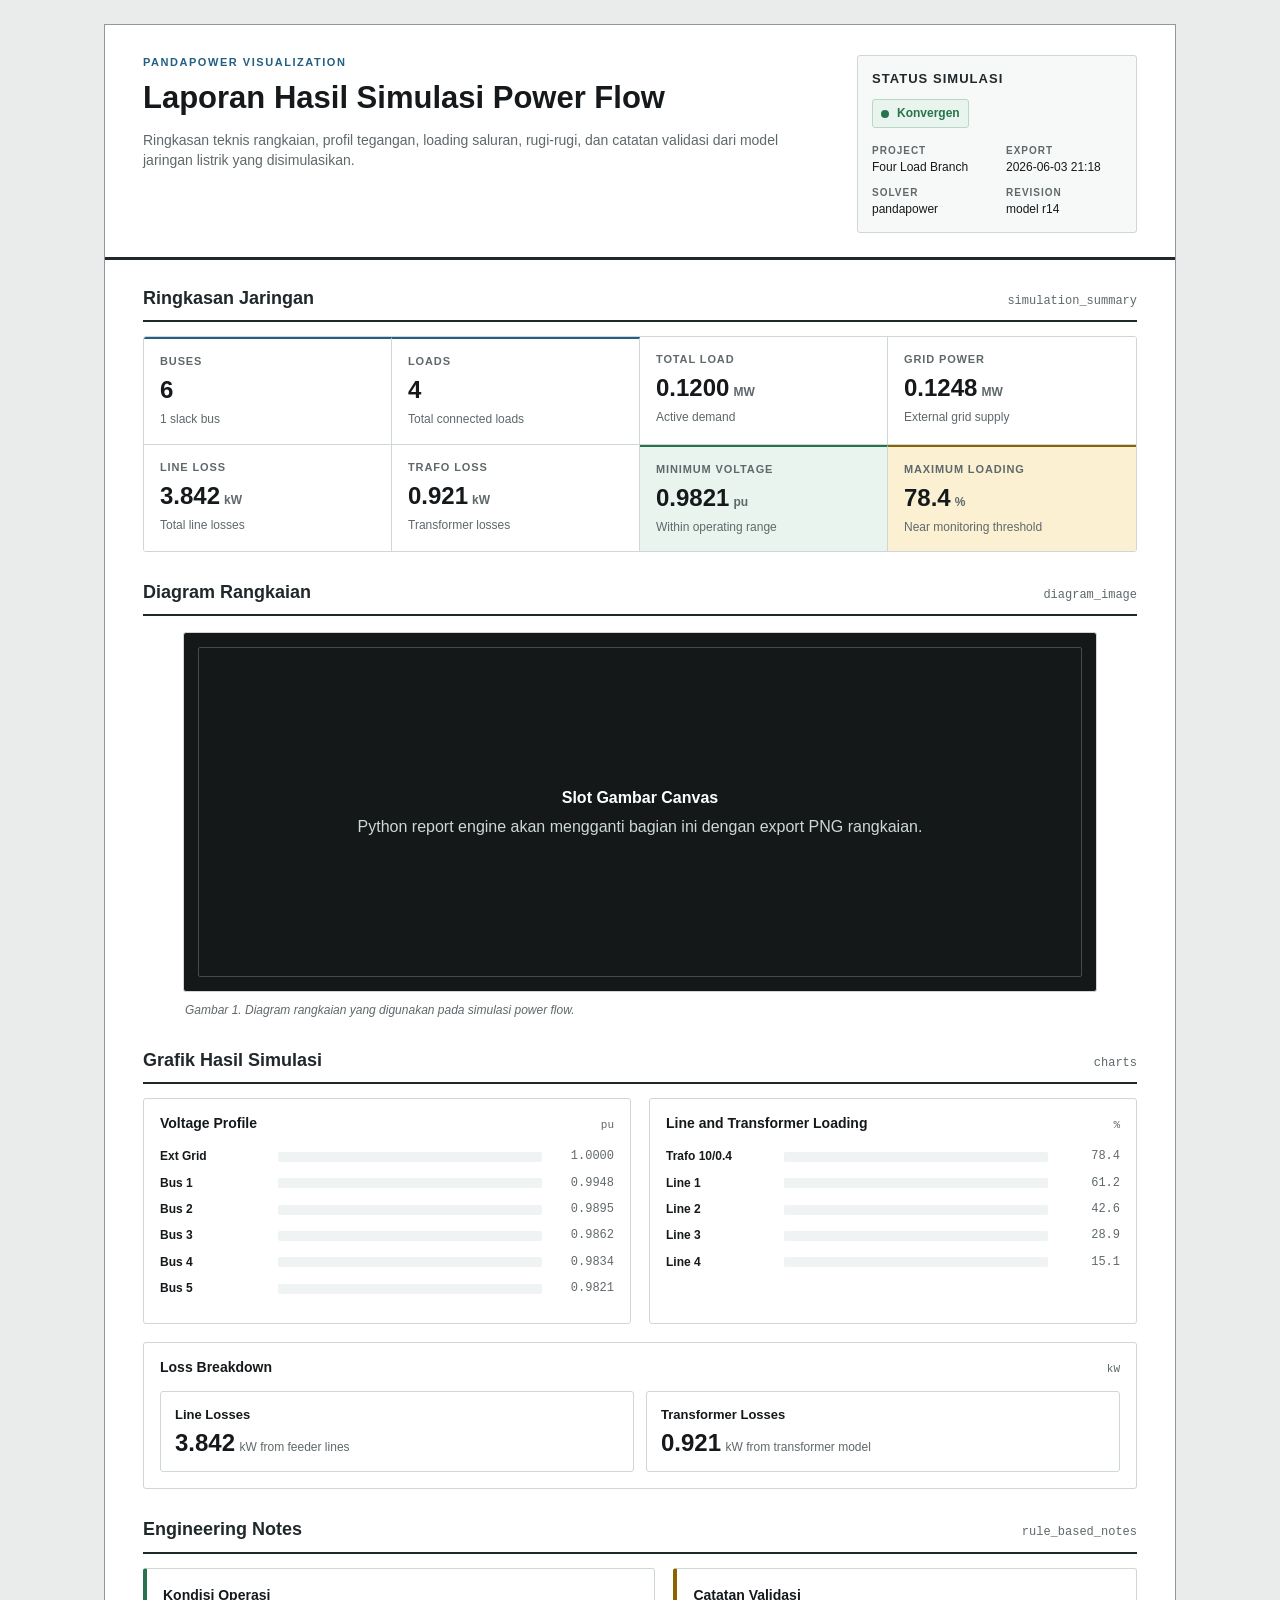
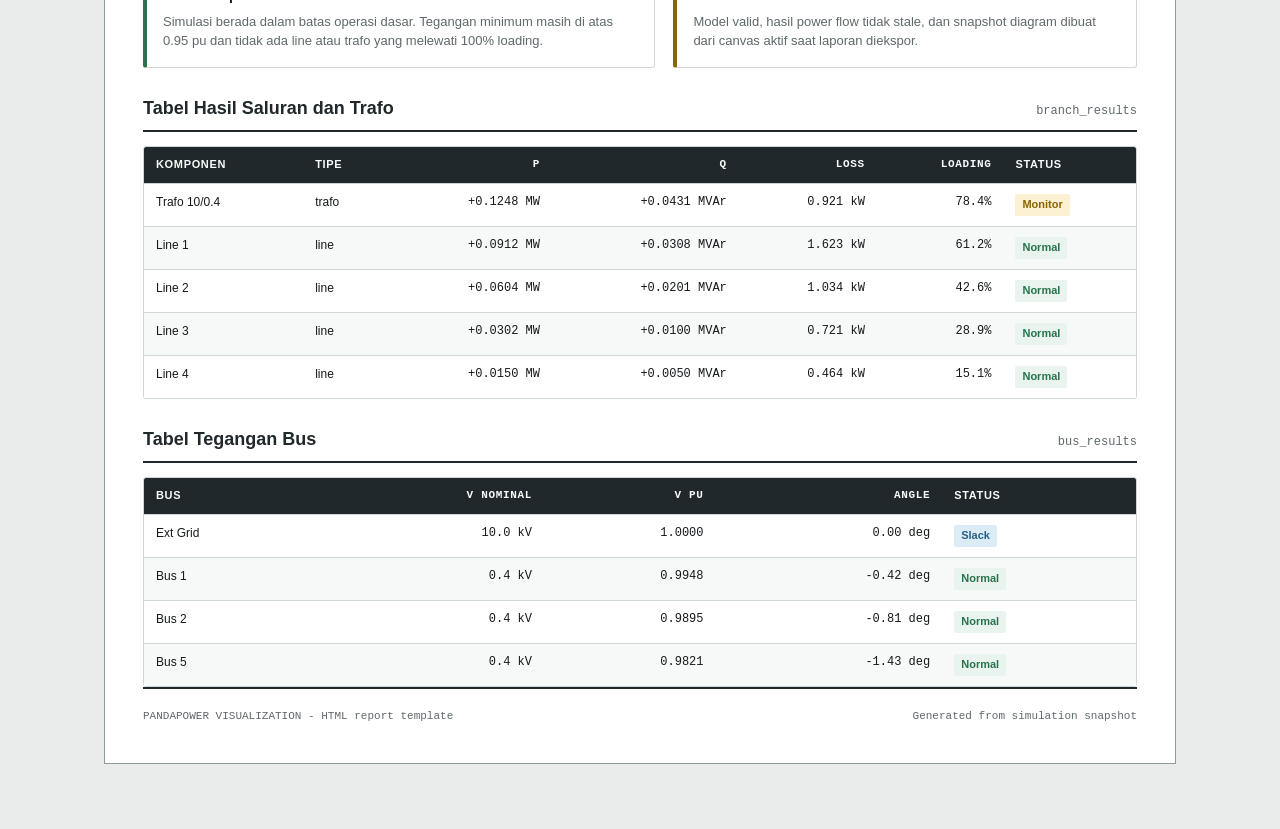
<file: docs/report-template.html>
<!doctype html>
<html lang="id">
<head>
  <meta charset="utf-8">
  <meta name="viewport" content="width=device-width, initial-scale=1">
  <title>Laporan Hasil Simulasi Power Flow</title>
  <style>
    :root {
      --page: #e9eceb;
      --paper: #ffffff;
      --ink: #15191b;
      --muted: #5f686b;
      --line: #cfd6d8;
      --line-dark: #8f999d;
      --soft: #f0f3f3;
      --panel: #f7f8f8;
      --deep: #20282b;
      --blue: #245f82;
      --green: #26734d;
      --green-soft: #eaf4ee;
      --yellow: #8a6400;
      --yellow-soft: #fbf1d2;
      --red: #a43a33;
      --red-soft: #f8e5e2;
      --radius: 3px;
      --mono: "Cascadia Mono", "Consolas", monospace;
      --sans: "Aptos", "Segoe UI", "Helvetica Neue", Arial, sans-serif;
    }

    * {
      box-sizing: border-box;
    }

    body {
      margin: 0;
      background: var(--page);
      color: var(--ink);
      font-family: var(--sans);
      line-height: 1.45;
    }

    .report-shell {
      max-width: 1120px;
      margin: 24px auto;
      padding: 0 24px 48px;
    }

    .report {
      background: var(--paper);
      border: 1px solid var(--line-dark);
    }

    .cover-band {
      display: grid;
      grid-template-columns: minmax(0, 1fr) 280px;
      gap: 28px;
      padding: 30px 38px 24px;
      border-bottom: 3px solid var(--deep);
      background: #ffffff;
      color: var(--ink);
    }

    .eyebrow {
      margin: 0 0 10px;
      color: var(--blue);
      font-size: 11px;
      font-weight: 800;
      letter-spacing: 0.14em;
      text-transform: uppercase;
    }

    h1 {
      margin: 0;
      max-width: 720px;
      font-size: 31px;
      line-height: 1.12;
      font-weight: 760;
      letter-spacing: 0;
    }

    .cover-copy {
      max-width: 680px;
      margin: 14px 0 0;
      color: var(--muted);
      font-size: 14px;
    }

    .status-card {
      align-self: start;
      border: 1px solid var(--line);
      background: var(--panel);
      padding: 14px;
      border-radius: var(--radius);
    }

    .status-card strong {
      display: block;
      margin-bottom: 10px;
      color: var(--deep);
      font-size: 13px;
      text-transform: uppercase;
      letter-spacing: 0.08em;
    }

    .status-pill {
      display: inline-flex;
      align-items: center;
      gap: 8px;
      padding: 5px 8px;
      border: 1px solid #b8d8c5;
      border-radius: var(--radius);
      background: var(--green-soft);
      color: var(--green);
      font-size: 12px;
      font-weight: 800;
    }

    .status-dot {
      width: 8px;
      height: 8px;
      border-radius: 50%;
      background: currentColor;
    }

    .metadata-grid {
      display: grid;
      grid-template-columns: repeat(2, minmax(0, 1fr));
      gap: 10px 18px;
      margin-top: 16px;
      color: var(--ink);
      font-size: 12px;
    }

    .metadata-grid span {
      display: block;
      color: var(--muted);
      font-size: 10px;
      font-weight: 800;
      letter-spacing: 0.1em;
      text-transform: uppercase;
    }

    .content {
      padding: 28px 38px 38px;
    }

    .section {
      margin-top: 30px;
    }

    .section:first-child {
      margin-top: 0;
    }

    .section-heading {
      display: flex;
      align-items: baseline;
      justify-content: space-between;
      gap: 24px;
      margin-bottom: 14px;
      border-bottom: 2px solid var(--deep);
      padding-bottom: 10px;
    }

    h2 {
      margin: 0;
      color: var(--deep);
      font-size: 18px;
      line-height: 1.2;
      font-weight: 780;
      letter-spacing: 0;
    }

    .section-kicker {
      color: var(--muted);
      font-size: 12px;
      font-family: var(--mono);
      white-space: nowrap;
    }

    .summary-grid {
      display: grid;
      grid-template-columns: repeat(4, minmax(0, 1fr));
      border: 1px solid var(--line);
      border-radius: var(--radius);
      overflow: hidden;
    }

    .metric {
      min-height: 104px;
      padding: 15px 16px;
      border-right: 1px solid var(--line);
      border-bottom: 1px solid var(--line);
      background: #ffffff;
    }

    .metric:nth-child(4n) {
      border-right: 0;
    }

    .metric:nth-last-child(-n + 4) {
      border-bottom: 0;
    }

    .metric-label {
      color: var(--muted);
      font-size: 11px;
      font-weight: 800;
      letter-spacing: 0.08em;
      text-transform: uppercase;
    }

    .metric-value {
      margin-top: 8px;
      font-size: 24px;
      font-weight: 800;
      line-height: 1;
    }

    .metric-unit {
      margin-left: 4px;
      color: var(--muted);
      font-size: 12px;
      font-weight: 700;
    }

    .metric-note {
      margin-top: 9px;
      color: var(--muted);
      font-size: 12px;
    }

    .metric.is-good {
      background: var(--green-soft);
      border-top: 2px solid var(--green);
    }

    .metric.is-warn {
      background: var(--yellow-soft);
      border-top: 2px solid var(--yellow);
    }

    .metric.is-info {
      border-top: 2px solid var(--blue);
    }

    .diagram-frame {
      padding: 14px;
      border: 1px solid var(--line);
      border-radius: var(--radius);
      background: #151818;
    }

    .diagram-frame img {
      display: block;
      width: 100%;
      max-height: 520px;
      object-fit: contain;
      border-radius: 4px;
      background: #161616;
    }

    .diagram-placeholder {
      display: grid;
      min-height: 330px;
      place-items: center;
      border: 1px solid rgba(255, 255, 255, 0.22);
      border-radius: 2px;
      color: #cdd8d5;
      text-align: center;
    }

    .diagram-placeholder strong {
      display: block;
      margin-bottom: 6px;
      color: #ffffff;
      font-size: 16px;
    }

    .caption {
      margin: 10px 2px 0;
      color: var(--muted);
      font-size: 12px;
      font-style: italic;
    }

    .charts-grid {
      display: grid;
      grid-template-columns: 1fr 1fr;
      gap: 18px;
    }

    .chart-panel {
      border: 1px solid var(--line);
      border-radius: var(--radius);
      background: #ffffff;
      padding: 16px;
    }

    .chart-panel.wide {
      grid-column: 1 / -1;
    }

    .chart-title {
      display: flex;
      align-items: baseline;
      justify-content: space-between;
      gap: 12px;
      margin-bottom: 14px;
    }

    .chart-title h3 {
      margin: 0;
      font-size: 14px;
      line-height: 1.2;
    }

    .chart-title span {
      color: var(--muted);
      font-size: 11px;
      font-family: var(--mono);
    }

    .bar-row {
      display: grid;
      grid-template-columns: 108px minmax(0, 1fr) 62px;
      gap: 10px;
      align-items: center;
      margin: 9px 0;
      font-size: 12px;
    }

    .bar-label {
      overflow: hidden;
      color: var(--ink);
      font-weight: 700;
      text-overflow: ellipsis;
      white-space: nowrap;
    }

    .bar-track {
      position: relative;
      height: 10px;
      overflow: hidden;
      border-radius: 2px;
      background: var(--soft);
    }

    .bar-fill {
      height: 100%;
      border-radius: inherit;
      background: var(--green);
    }

    .bar-fill.warn {
      background: var(--yellow);
    }

    .bar-fill.danger {
      background: var(--red);
    }

    .bar-fill.info {
      background: var(--blue);
    }

    .bar-value {
      color: var(--muted);
      font-family: var(--mono);
      text-align: right;
    }

    .loss-bars {
      display: grid;
      grid-template-columns: 1fr 1fr;
      gap: 12px;
      margin-top: 8px;
    }

    .loss-block {
      padding: 14px;
      border: 1px solid var(--line);
      border-radius: var(--radius);
      background: #ffffff;
    }

    .loss-block b {
      display: block;
      margin-bottom: 6px;
      font-size: 13px;
    }

    .loss-block strong {
      font-size: 24px;
      line-height: 1;
    }

    .loss-block span {
      color: var(--muted);
      font-size: 12px;
    }

    .notes-grid {
      display: grid;
      grid-template-columns: 1.05fr 0.95fr;
      gap: 18px;
    }

    .note-box,
    .validation-box {
      border: 1px solid var(--line);
      border-left: 4px solid var(--green);
      border-radius: var(--radius);
      padding: 16px;
      background: #ffffff;
    }

    .validation-box {
      border-left-color: var(--yellow);
    }

    .note-box h3,
    .validation-box h3 {
      margin: 0 0 8px;
      font-size: 14px;
    }

    .note-box p,
    .validation-box p {
      margin: 0;
      color: var(--muted);
      font-size: 13px;
    }

    .table-wrap {
      overflow-x: auto;
      border: 1px solid var(--line);
      border-radius: var(--radius);
    }

    table {
      width: 100%;
      border-collapse: collapse;
      background: var(--paper);
      font-size: 12px;
    }

    th {
      background: var(--deep);
      color: #f8fbfa;
      font-size: 11px;
      font-weight: 800;
      letter-spacing: 0.06em;
      text-align: left;
      text-transform: uppercase;
    }

    th,
    td {
      padding: 10px 12px;
      border-bottom: 1px solid var(--line);
      vertical-align: top;
    }

    tbody tr:nth-child(even) {
      background: #f7f8f8;
    }

    tbody tr:last-child td {
      border-bottom: 0;
    }

    .num {
      font-family: var(--mono);
      text-align: right;
      white-space: nowrap;
    }

    .tag {
      display: inline-flex;
      align-items: center;
      padding: 3px 7px;
      border-radius: 2px;
      font-size: 11px;
      font-weight: 800;
      white-space: nowrap;
    }

    .tag.good {
      background: var(--green-soft);
      color: var(--green);
    }

    .tag.warn {
      background: var(--yellow-soft);
      color: var(--yellow);
    }

    .tag.danger {
      background: var(--red-soft);
      color: var(--red);
    }

    .tag.info {
      background: #dcecf6;
      color: var(--blue);
    }

    .footer {
      display: flex;
      justify-content: space-between;
      gap: 18px;
      padding-top: 20px;
      border-top: 2px solid var(--deep);
      color: var(--muted);
      font-size: 11px;
      font-family: var(--mono);
    }

    @media (max-width: 860px) {
      .report-shell {
        margin: 0;
        padding: 0;
      }

      .report {
        border: 0;
        box-shadow: none;
      }

      .cover-band,
      .content {
        padding-left: 20px;
        padding-right: 20px;
      }

      .cover-band,
      .charts-grid,
      .notes-grid {
        grid-template-columns: 1fr;
      }

      .summary-grid {
        grid-template-columns: repeat(2, minmax(0, 1fr));
      }

      .metric:nth-child(2n) {
        border-right: 0;
      }

      .metric:nth-last-child(-n + 4) {
        border-bottom: 1px solid var(--line);
      }

      .metric:nth-last-child(-n + 2) {
        border-bottom: 0;
      }

      .section-heading {
        align-items: flex-start;
        flex-direction: column;
        gap: 4px;
      }

      .section-kicker {
        white-space: normal;
      }

      h1 {
        font-size: 28px;
      }
    }

    @media print {
      body {
        background: #ffffff;
      }

      .report-shell {
        max-width: none;
        margin: 0;
        padding: 0;
      }

      .report {
        border: 0;
        box-shadow: none;
      }

      .cover-band {
        print-color-adjust: exact;
        -webkit-print-color-adjust: exact;
      }

      .section {
        break-inside: avoid;
      }

      .chart-panel,
      .table-wrap,
      .note-box,
      .validation-box,
      .diagram-frame {
        break-inside: avoid;
      }
    }
  </style>
</head>
<body>
  <main class="report-shell">
    <article class="report">
      <header class="cover-band">
        <div>
          <p class="eyebrow">Pandapower Visualization</p>
          <h1>Laporan Hasil Simulasi Power Flow</h1>
          <p class="cover-copy">
            Ringkasan teknis rangkaian, profil tegangan, loading saluran, rugi-rugi,
            dan catatan validasi dari model jaringan listrik yang disimulasikan.
          </p>
        </div>
        <aside class="status-card" aria-label="Status simulasi">
          <strong>Status Simulasi</strong>
          <span class="status-pill"><span class="status-dot"></span>Konvergen</span>
          <div class="metadata-grid">
            <div><span>Project</span>Four Load Branch</div>
            <div><span>Export</span>2026-06-03 21:18</div>
            <div><span>Solver</span>pandapower</div>
            <div><span>Revision</span>model r14</div>
          </div>
        </aside>
      </header>

      <div class="content">
        <section class="section" aria-labelledby="summary-title">
          <div class="section-heading">
            <h2 id="summary-title">Ringkasan Jaringan</h2>
            <span class="section-kicker">simulation_summary</span>
          </div>

          <div class="summary-grid">
            <div class="metric is-info">
              <div class="metric-label">Buses</div>
              <div class="metric-value">6</div>
              <div class="metric-note">1 slack bus</div>
            </div>
            <div class="metric is-info">
              <div class="metric-label">Loads</div>
              <div class="metric-value">4</div>
              <div class="metric-note">Total connected loads</div>
            </div>
            <div class="metric">
              <div class="metric-label">Total Load</div>
              <div class="metric-value">0.1200<span class="metric-unit">MW</span></div>
              <div class="metric-note">Active demand</div>
            </div>
            <div class="metric">
              <div class="metric-label">Grid Power</div>
              <div class="metric-value">0.1248<span class="metric-unit">MW</span></div>
              <div class="metric-note">External grid supply</div>
            </div>
            <div class="metric">
              <div class="metric-label">Line Loss</div>
              <div class="metric-value">3.842<span class="metric-unit">kW</span></div>
              <div class="metric-note">Total line losses</div>
            </div>
            <div class="metric">
              <div class="metric-label">Trafo Loss</div>
              <div class="metric-value">0.921<span class="metric-unit">kW</span></div>
              <div class="metric-note">Transformer losses</div>
            </div>
            <div class="metric is-good">
              <div class="metric-label">Minimum Voltage</div>
              <div class="metric-value">0.9821<span class="metric-unit">pu</span></div>
              <div class="metric-note">Within operating range</div>
            </div>
            <div class="metric is-warn">
              <div class="metric-label">Maximum Loading</div>
              <div class="metric-value">78.4<span class="metric-unit">%</span></div>
              <div class="metric-note">Near monitoring threshold</div>
            </div>
          </div>
        </section>

        <section class="section" aria-labelledby="diagram-title">
          <div class="section-heading">
            <h2 id="diagram-title">Diagram Rangkaian</h2>
            <span class="section-kicker">diagram_image</span>
          </div>

          <figure>
            <div class="diagram-frame">
              <!-- Replace this placeholder with: <img src="diagram.png" alt="Diagram rangkaian simulasi"> -->
              <div class="diagram-placeholder">
                <div>
                  <strong>Slot Gambar Canvas</strong>
                  <span>Python report engine akan mengganti bagian ini dengan export PNG rangkaian.</span>
                </div>
              </div>
            </div>
            <figcaption class="caption">
              Gambar 1. Diagram rangkaian yang digunakan pada simulasi power flow.
            </figcaption>
          </figure>
        </section>

        <section class="section" aria-labelledby="chart-title">
          <div class="section-heading">
            <h2 id="chart-title">Grafik Hasil Simulasi</h2>
            <span class="section-kicker">charts</span>
          </div>

          <div class="charts-grid">
            <div class="chart-panel">
              <div class="chart-title">
                <h3>Voltage Profile</h3>
                <span>pu</span>
              </div>
              <div class="bar-row">
                <span class="bar-label">Ext Grid</span>
                <span class="bar-track"><span class="bar-fill info" style="width: 100%"></span></span>
                <span class="bar-value">1.0000</span>
              </div>
              <div class="bar-row">
                <span class="bar-label">Bus 1</span>
                <span class="bar-track"><span class="bar-fill" style="width: 99%"></span></span>
                <span class="bar-value">0.9948</span>
              </div>
              <div class="bar-row">
                <span class="bar-label">Bus 2</span>
                <span class="bar-track"><span class="bar-fill" style="width: 98%"></span></span>
                <span class="bar-value">0.9895</span>
              </div>
              <div class="bar-row">
                <span class="bar-label">Bus 3</span>
                <span class="bar-track"><span class="bar-fill" style="width: 98%"></span></span>
                <span class="bar-value">0.9862</span>
              </div>
              <div class="bar-row">
                <span class="bar-label">Bus 4</span>
                <span class="bar-track"><span class="bar-fill" style="width: 98%"></span></span>
                <span class="bar-value">0.9834</span>
              </div>
              <div class="bar-row">
                <span class="bar-label">Bus 5</span>
                <span class="bar-track"><span class="bar-fill" style="width: 98%"></span></span>
                <span class="bar-value">0.9821</span>
              </div>
            </div>

            <div class="chart-panel">
              <div class="chart-title">
                <h3>Line and Transformer Loading</h3>
                <span>%</span>
              </div>
              <div class="bar-row">
                <span class="bar-label">Trafo 10/0.4</span>
                <span class="bar-track"><span class="bar-fill warn" style="width: 78%"></span></span>
                <span class="bar-value">78.4</span>
              </div>
              <div class="bar-row">
                <span class="bar-label">Line 1</span>
                <span class="bar-track"><span class="bar-fill" style="width: 61%"></span></span>
                <span class="bar-value">61.2</span>
              </div>
              <div class="bar-row">
                <span class="bar-label">Line 2</span>
                <span class="bar-track"><span class="bar-fill" style="width: 42%"></span></span>
                <span class="bar-value">42.6</span>
              </div>
              <div class="bar-row">
                <span class="bar-label">Line 3</span>
                <span class="bar-track"><span class="bar-fill" style="width: 28%"></span></span>
                <span class="bar-value">28.9</span>
              </div>
              <div class="bar-row">
                <span class="bar-label">Line 4</span>
                <span class="bar-track"><span class="bar-fill" style="width: 15%"></span></span>
                <span class="bar-value">15.1</span>
              </div>
            </div>

            <div class="chart-panel wide">
              <div class="chart-title">
                <h3>Loss Breakdown</h3>
                <span>kW</span>
              </div>
              <div class="loss-bars">
                <div class="loss-block">
                  <b>Line Losses</b>
                  <strong>3.842</strong>
                  <span>kW from feeder lines</span>
                </div>
                <div class="loss-block">
                  <b>Transformer Losses</b>
                  <strong>0.921</strong>
                  <span>kW from transformer model</span>
                </div>
              </div>
            </div>
          </div>
        </section>

        <section class="section" aria-labelledby="notes-title">
          <div class="section-heading">
            <h2 id="notes-title">Engineering Notes</h2>
            <span class="section-kicker">rule_based_notes</span>
          </div>

          <div class="notes-grid">
            <div class="note-box">
              <h3>Kondisi Operasi</h3>
              <p>
                Simulasi berada dalam batas operasi dasar. Tegangan minimum masih
                di atas 0.95 pu dan tidak ada line atau trafo yang melewati 100%
                loading.
              </p>
            </div>
            <div class="validation-box">
              <h3>Catatan Validasi</h3>
              <p>
                Model valid, hasil power flow tidak stale, dan snapshot diagram
                dibuat dari canvas aktif saat laporan diekspor.
              </p>
            </div>
          </div>
        </section>

        <section class="section" aria-labelledby="branch-title">
          <div class="section-heading">
            <h2 id="branch-title">Tabel Hasil Saluran dan Trafo</h2>
            <span class="section-kicker">branch_results</span>
          </div>

          <div class="table-wrap">
            <table>
              <thead>
                <tr>
                  <th>Komponen</th>
                  <th>Tipe</th>
                  <th class="num">P</th>
                  <th class="num">Q</th>
                  <th class="num">Loss</th>
                  <th class="num">Loading</th>
                  <th>Status</th>
                </tr>
              </thead>
              <tbody>
                <tr>
                  <td>Trafo 10/0.4</td>
                  <td>trafo</td>
                  <td class="num">+0.1248 MW</td>
                  <td class="num">+0.0431 MVAr</td>
                  <td class="num">0.921 kW</td>
                  <td class="num">78.4%</td>
                  <td><span class="tag warn">Monitor</span></td>
                </tr>
                <tr>
                  <td>Line 1</td>
                  <td>line</td>
                  <td class="num">+0.0912 MW</td>
                  <td class="num">+0.0308 MVAr</td>
                  <td class="num">1.623 kW</td>
                  <td class="num">61.2%</td>
                  <td><span class="tag good">Normal</span></td>
                </tr>
                <tr>
                  <td>Line 2</td>
                  <td>line</td>
                  <td class="num">+0.0604 MW</td>
                  <td class="num">+0.0201 MVAr</td>
                  <td class="num">1.034 kW</td>
                  <td class="num">42.6%</td>
                  <td><span class="tag good">Normal</span></td>
                </tr>
                <tr>
                  <td>Line 3</td>
                  <td>line</td>
                  <td class="num">+0.0302 MW</td>
                  <td class="num">+0.0100 MVAr</td>
                  <td class="num">0.721 kW</td>
                  <td class="num">28.9%</td>
                  <td><span class="tag good">Normal</span></td>
                </tr>
                <tr>
                  <td>Line 4</td>
                  <td>line</td>
                  <td class="num">+0.0150 MW</td>
                  <td class="num">+0.0050 MVAr</td>
                  <td class="num">0.464 kW</td>
                  <td class="num">15.1%</td>
                  <td><span class="tag good">Normal</span></td>
                </tr>
              </tbody>
            </table>
          </div>
        </section>

        <section class="section" aria-labelledby="bus-title">
          <div class="section-heading">
            <h2 id="bus-title">Tabel Tegangan Bus</h2>
            <span class="section-kicker">bus_results</span>
          </div>

          <div class="table-wrap">
            <table>
              <thead>
                <tr>
                  <th>Bus</th>
                  <th class="num">V Nominal</th>
                  <th class="num">V pu</th>
                  <th class="num">Angle</th>
                  <th>Status</th>
                </tr>
              </thead>
              <tbody>
                <tr>
                  <td>Ext Grid</td>
                  <td class="num">10.0 kV</td>
                  <td class="num">1.0000</td>
                  <td class="num">0.00 deg</td>
                  <td><span class="tag info">Slack</span></td>
                </tr>
                <tr>
                  <td>Bus 1</td>
                  <td class="num">0.4 kV</td>
                  <td class="num">0.9948</td>
                  <td class="num">-0.42 deg</td>
                  <td><span class="tag good">Normal</span></td>
                </tr>
                <tr>
                  <td>Bus 2</td>
                  <td class="num">0.4 kV</td>
                  <td class="num">0.9895</td>
                  <td class="num">-0.81 deg</td>
                  <td><span class="tag good">Normal</span></td>
                </tr>
                <tr>
                  <td>Bus 5</td>
                  <td class="num">0.4 kV</td>
                  <td class="num">0.9821</td>
                  <td class="num">-1.43 deg</td>
                  <td><span class="tag good">Normal</span></td>
                </tr>
              </tbody>
            </table>
          </div>
        </section>

        <footer class="footer">
          <span>PANDAPOWER VISUALIZATION - HTML report template</span>
          <span>Generated from simulation snapshot</span>
        </footer>
      </div>
    </article>
  </main>
</body>
</html>
</file>
